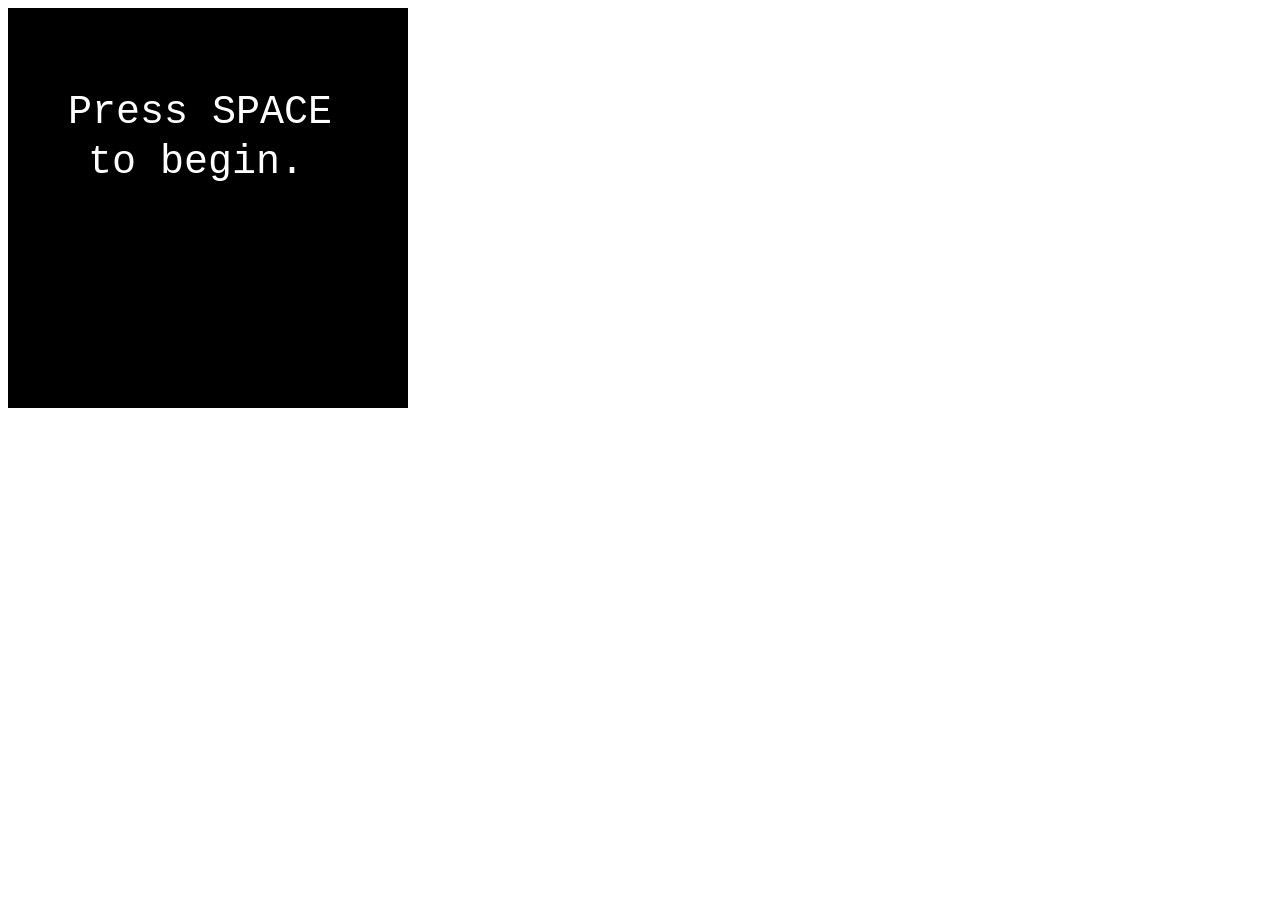
<file: pages/extras/breakout/index.html>
<!DOCTYPE html>
<html>
	<head>
		<title>Breakout</title>
	</head>
	<body>
		<canvas id="gc" width="400" height="400"></canvas>
		<script>
			// Declare and initialize all global variables			
			
				// x and y coordinates and x-velocity of the paddle
				var p1x = 160;
				var p1y = 340;
				var p1xv = 0;
				
				// x and y coordinates and velocities of the ball
				var multipliers = [1,-1]; // an array to randomize the x-direction of the ball at the start
				var bx = 190;
				var by = 160;
				var bd = 20; // Ball dimension
				var bxv = 5 * multipliers[Math.floor((Math.random() * 2))]; // x-velocity: -5 or 5
				var byv = Math.random() * 5 + 5; // y-velocity: [0,10)
				
				var blocks; // Array of blocks
				resetBlocks(); // Add blocks and their x and y coordinates to an array
				
				var score = 0;
				var level = 0; // level variable is always 1 less than actual level
				var lives = 3;
				
				var totalDestroyed = 0; // No blocks have been destroyed
				
				var colors = ["white","red","orange","yellow","lime","dodgerblue","fuchsia"]; // Colors for each level; level 7 and on flashes between black and white

				var started = false; // true when game has started (when the user presses space)
				var stopped = false; // true once user has lost all lives and reached game over screen
				
				var frameCount = 0; // Used only for level 7 and up; counts frames
				var lastBounce = 0;
				
			// Global variables declared and initialized
			
			window.onload = function() { // Default stuff to do onload
				canv = document.getElementById("gc");
				ctx = canv.getContext("2d");
				document.addEventListener("keydown",keyPush);
				document.addEventListener("keyup",keyRelease);
				setInterval(game,1000/20); // 20FPS
			}
			
			// Master function called every frame
			// Checks if game has not yet started, is in progress, or has stopped
			function game() {
				if (!started) { // If game has not started, show the start screen
					ctx.fillStyle = "black";
					ctx.fillRect(0,0,canv.width,canv.height);
					
					ctx.fillStyle = "white";
					ctx.font="40px Courier";
					ctx.fillText("Press SPACE",60,115);
					ctx.fillText("to begin.",80,165);
				} else if (stopped) { // If the game has ended, show the game over screen
					ctx.fillStyle = "black";
					ctx.fillRect(0,0,canv.width,canv.height);
					
					ctx.fillStyle = "white";
					ctx.font="40px Courier";
					ctx.fillText("Game over",80,115);
					ctx.fillText("Score: " + score,80,165);
					ctx.fillText("Level: " + (level + 1),80,215);
				} else { // Otherwise, play the game
					play();
				}
			}
			
			// Function called every frame when the game is underway
			function play() {
				frameCount += 1; // Possible glitch if this gets too big?
			
				if ((p1x + p1xv) <= 340 && (p1x + p1xv) >= 0) { // If the paddle's position will not be out of bounds, move it
					p1x += p1xv;
				}
				
				if ((by + byv) <= 390 && (by + byv) >= 0) { // If the ball's position will not be out of bounds of the canvas
					if ((by + byv) >= 380) { // If it is below the paddle, lose a life
						lives -= 1;
						if (lives < 0) { // If all lives are lost, end the game
							stopped = true;
						} else { // Otherwise, reset the ball
							resetBall();
						}
					}
				} else { // If the ball's position will be out of bounds, reverse its direction
					byv *= -1;
				}

				if (Math.abs(p1y - 20 - by) < 5 && Math.abs(p1x + 20 - bx) < 45 && (frameCount - lastBounce) > 4) {
					byv *= -1;
					lastBounce = frameCount;
				}
				
				by += byv;
				
				if ((bx + bxv) <= 380 && (bx + bxv) >= 0) {
				
				} else {
					bxv *= -1;
				}
				
				bx += bxv;
				
				var amountDestroyed = 0;
				for (r = 0; r < blocks.length; r++) {
					for (c = 0; c < blocks[r].length; c++) {
						var xDist = Math.abs(blocks[r][c][0] + 10 - bx);
						var yDist = Math.abs(blocks[r][c][1] + 10 - by);
						
						if (overlap(bx,by,bd,bd,blocks[r][c][0] + 2,blocks[r][c][1],36,18)) {
							blocks[r][c] = [500,500];
							amountDestroyed += 1;
							totalDestroyed += 1;
							
							if (xDist / 2.0 < yDist) {
								byv *= -1;
							} else {
								bxv *= -1;
							}
						}
					}
				}
				
				var addToScore = 0;
				if (amountDestroyed == 1) {
					addToScore = 100;
				} else if (amountDestroyed == 2) {
					addToScore = 250;
				} else if (amountDestroyed >= 3) {
					addToScore = amountDestroyed * 150;
				}
				
				if ((score % 10000) + addToScore >= 10000) {
					lives += 1;
				}
				
				score += addToScore;
				
				if (totalDestroyed == 50) {
					totalDestroyed = 0;
					level += 1;
					resetBlocks();
				}
				
				ctx.fillStyle = "black";
				ctx.fillRect(0,0,canv.width,canv.height);
				
				for (r = 0; r < blocks.length; r++) {
					for (c = 0; c < blocks[r].length; c++) {
						if (level >= 7) {
							if (frameCount % 20 < 5) {
								ctx.fillStyle = "white";
								ctx.fillRect(blocks[r][c][0] + 2,blocks[r][c][1],36,18);
							} else {
								ctx.fillStyle = "black";
								ctx.fillRect(blocks[r][c][0] + 2,blocks[r][c][1],36,18);
							}							
						} else {
							ctx.fillStyle = colors[level];
							ctx.fillRect(blocks[r][c][0] + 2,blocks[r][c][1],36,18);
						}
					}
				}

				ctx.fillStyle = "white";
				ctx.fillRect(p1x,p1y,60,20);
				ctx.fillRect(bx,by,bd,bd);
				
				for (i = 0; i < lives; i++) {
					ctx.fillRect((i + 1) * 20,20,16,16);
				}
				
				ctx.font = "20px Courier";
				ctx.fillText(score,300,30);
			}
			
			function keyPush(event) {
				if (event.keyCode == 37 && started) { // Left arrow
					p1xv = -10;
				} else if (event.keyCode == 39 && started) { // Right arrow
					p1xv = 10;
				} else if (event.keyCode == 32 && !started) { // Space
					started = true;
				}
			}
			
			function keyRelease(event) {
				if (event.keyCode == 37 && started) { // Left arrow
					$(document).keydown(function(event2) {
						if(event2.keyCode == 39) {
							p1xv = -10;
						} else {
							p1xv = 0;
						}
					});
				} else if (event.keyCode == 39 && started) { // Right arrow
					$(document).keydown(function(event2) {
						if(event2.keyCode == 39) {
							p1xv = 10;
						} else {
							p1xv = 0;
						}
					});
				}
			}
			
			function resetBall() {				
				// x and y coordinates and velocities of the ball
				bx = 190;
				by = 160;
				bxv = 5 * multipliers[Math.floor((Math.random() * 2))]; // x-velocity: -5 or 5
				byv = Math.random() * 5 + 5; // y-velocity: [0,10)
			}
			
			function resetBlocks() {
				blocks = [	[],
							[],
							[],
							[],
							[]	];
		
				for (r = 0; r < 5; r++) {
					for (c = 0; c < 10; c++) {
						blocks[r].push([(c) * 40, (r + 1) * 20 + 30]);
					}
				}
			}
			
			// Takes in the upper left x and y coordinates, width, and height of objects A and Blinky
			// Returns whether or not these two objects overlap
			function overlap(xa,ya,dxa,dya,xb,yb,dxb,dyb) {
				if (xa + dxa >= xb && ya + dya >= yb && xa <= xb && ya <= yb) {
					return true;
				} else if (xa <= xb + dxb && ya + dya >= yb && xa >= xb && ya <= yb) {
					return true;
				} else if (xa <= xb + dxb && ya <= yb + dyb && xa >= xb && ya >= yb) {
					return true;
				} else if (xa + dxa >= xb && ya <= yb + dyb && xa <= xb && ya >= yb) {
					return true;
				}
				
				return false;
			}
		</script>
	</body>
</html>
</file>
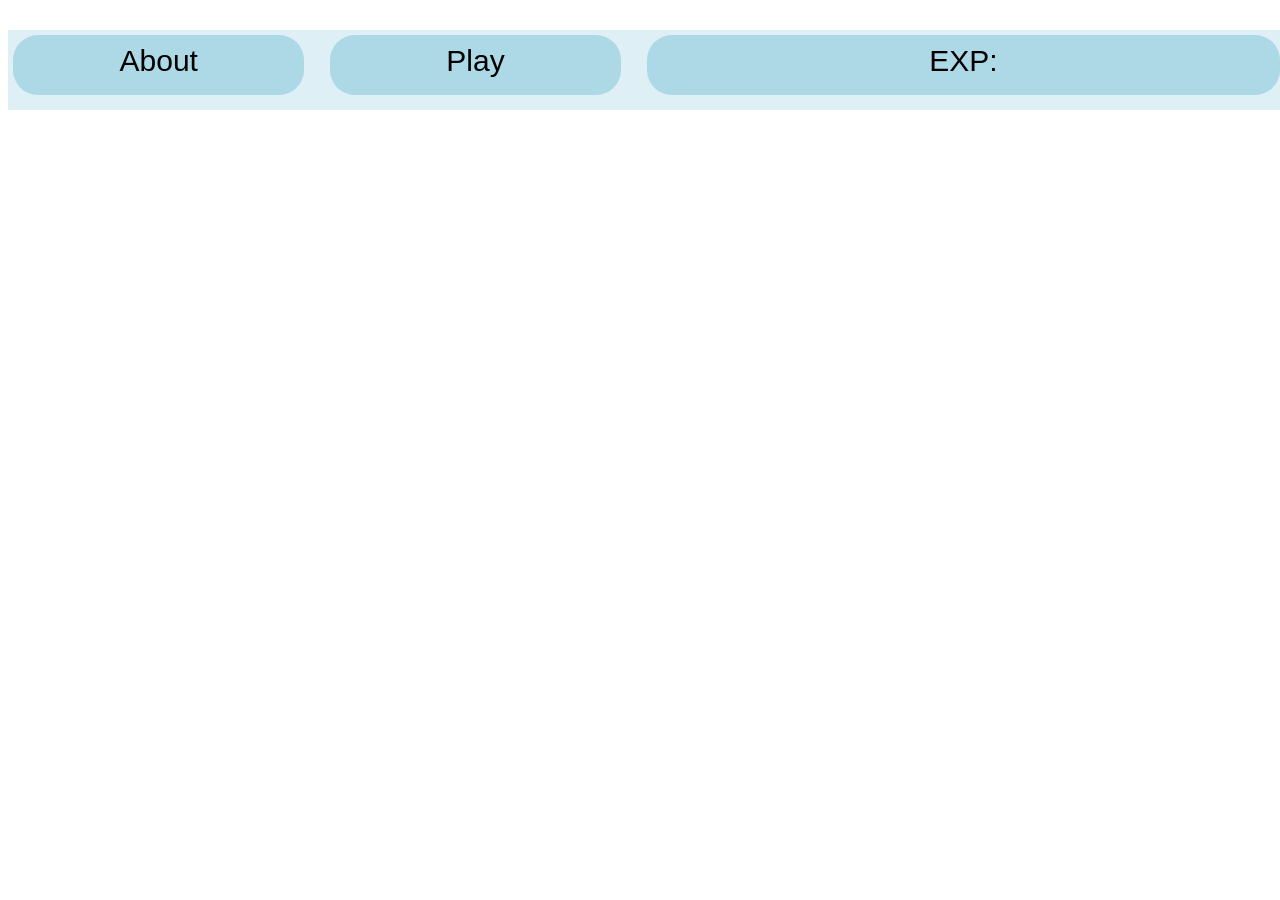
<file: pages/extras/fmc/index.html>
<!DOCTYPE html>
<html>
	<head>
		<title>FMC trainer</title>
		
		<meta charset="UTF-8">
		<meta name="description" content="A site to practice and improve your FMC (fewest moves challenge) skills!">
		<meta name="keywords" content="Cubing,Rubik's Cube,FMC,Fewest Moves,Fewest Moves Challenge,Puzzle,3x3x3,3x3">
		<meta name="author" content="Daniel Goodman">
		
		<link rel="stylesheet" type="text/css" href="fmc.css"/>
		<script type="text/javascript" src="cube_sim.js"></script>
		
		<!--CODE ADAPTED FROM https://productforums.google.com/forum/#!topic/docs/RMKFBdfd3t4-->
		<script type="text/javascript" src="https://www.google.com/jsapi"></script>
		<script type="text/javascript">
			
			
			google.load("visualization", "1", {packages:["corechart"]});
			google.setOnLoadCallback(drawSheetName);

			var solves = []; // Array of [ID, type, scramble, skeleton, optimal moves, optimal solution] arrays
			var info = []; // Array of IDs
			var startTime;
			var score = 0;
			var amount = 25;
			
			function drawSheetName() {
				about(); // Put here so it happens after the page loads
				var queryString = encodeURIComponent('SELECT A, B, D, E, G, H, K');
				var query = new google.visualization.Query('https://docs.google.com/spreadsheets/d/1KJoNjRy_NnJwhY-tcsInlrR7-MvrgcVX2hJyLaQOlp8/gviz/tq?gid=0&headers=1&tq=' + queryString); 
				query.send(handleSampleDataQueryResponse);
			}

			function handleSampleDataQueryResponse(response) {
				var data = response.getDataTable();
				amount = data.getValue(0,6);
				
				var single = [];
				for (var i = 0; i < amount; i++) {
					for (var j = 0; j < 6; j++) {
						single.push(data.getValue(i,j));
					}
					
					solves.push(single);
					single = [];
				}
			}

			function play() {
				document.getElementById("changing").innerHTML = '<h2 id="instructions">Enter your current data:</h2> \
						<input type="text" id="data"></input> \
						<br/><br/> \
						<button onclick="submitData(\'no\')">Submit</button>';
				document.getElementById("extra").innerHTML = ''; // Clear any errors
			}

			/* Called when the first button is pressed
			*  Saves the user's data in info
			*  Changes the page to ask the user for a type of insertion
			*/
			function submitData(isNew) {
				if (isNew === "no") {
					data = document.getElementById("data").value;
				} else {
					data = isNew;
				}
				
				try {
					if (data.length > 0) {
						data = data.split(":");
						info = data[1].split(",");
						score = Number(data[0]);
					}
					
					// Check which types are unavailable
					var types = ["3C","4C","5C","6C","7C","3E","4E","5E","3E3C","3E4C","3E5C"];
					
					for (var j = 0; j < types.length; j++) {
						var found = false;
						
						for (var i = 0; i < solves.length; i++) {
							if (solves[i][1] === types[j] && !info.includes(solves[i][0].toString()) && !found) {
								found = true;
							}
						}
						
						if (!found) {
							types[j] = "disabled";
						} else {
							types[j] = "";
						}
					}
					
					// Show all types (greyed out if unavailable)					
					document.getElementById("changing").innerHTML = '<h2 id="instructions">Select an insertion type:</h2> \
						<select id="type"> \
							<option value="3C"' + types[0] + '>3 corners</option> \
							<option value="4C"' + types[1] + '>4 corners</option> \
							<option value="5C"' + types[2] + '>5 corners</option> \
							<option value="6C"' + types[3] + '>6 corners</option> \
							<option value="7C"' + types[4] + '>7 corners</option> \
							<option value="3E"' + types[5] + '>3 edges</option> \
							<option value="4E"' + types[6] + '>4 edges</option> \
							<option value="5E"' + types[7] + '>5 edges</option> \
							<option value="3E3C"' + types[8] + '>3 edges, 3 corners</option> \
							<option value="3E4C"' + types[9] + '>3 edges, 4 corners</option> \
							<option value="3E5C"' + types[10] + '>3 edges, 5 corners</option> \
						</select> \
						&nbsp;&nbsp;&nbsp;&nbsp; \
						<button onclick="submitType()">Submit</button>';
					
					document.getElementById("specialNavItem").innerHTML = "EXP: " + score;
					document.getElementById("extra").innerHTML = ''; // Clear any errors
				} catch(error) {
					document.getElementById("extra").innerHTML = '<h2 style="color:red">ERROR: Invalid data. Leave field blank if you are a new user.</h2>';
				}
			}

			/* Called when the second button is pressed
			*  Chooses an appropriate scramble and skeleton for the requested type (avoids repeats based on data)
			*  Changes the page to show this scramble and skeleton, and executes the scramble on the virtual cube
			*/
			function submitType() {
				document.getElementById("extra").innerHTML = ''; // Clear any errors
			
				var type = document.getElementById("type").value;
				var id;
				
				for (var i = 0; i < solves.length; i++) {
					if (solves[i][1] === type && !info.includes(solves[i][0].toString())) {
						id = i;
					}
				}
				
				try {
					document.getElementById("changing").innerHTML = '<h2 id="scramble">Scramble: ' + solves[id][2] + '</h2> \
						<h2 id="skeleton">Skeleton: ' + solves[id][3] + '</h2> \
						<input type="text" id="alg"></input> \
						<br/><br/> \
						<button id="submitSol" onclick="submitSolution(' + id + ')">Submit</button>';
					
					new_solved_cube();
					execute(solves[id][2]);
					startTime = new Date().getTime();
				} catch(error) {
					document.getElementById("extra").innerHTML = '<h2 style="color:red">ERROR: None of these insertions have been added yet, or you have done them all. Please try again later.</h2>';
				}
			}
			
			var newData;

			/* Called when the third button is pressed
			*  Tests the submitted solution and tells the user the results
			*  Gives the user their new data text file
			*/
			function submitSolution(id) {
				var moves = document.getElementById("alg").value.trim();
				execute(moves);
				var numMoves = len(moves);
				
				if (is_solved(edges, corners)) {
					var time = (new Date().getTime() - startTime) / 1000.0;
					var newPoints = Math.round(points(solves[id][4], solves[id][1], numMoves, time));
					score += newPoints;
					score = Math.round(score);
					
					newData = score.toString() + ":";
					for (var i = 0; i < info.length; i++) {
						newData = newData + info[i] + ",";
					}
					
					newData = newData + (id + 1).toString();
					
					document.getElementById("extra").innerHTML = '<h2 style="color:green">Solved in ' + numMoves + ' moves, in ' + time + ' seconds.</h2> \
						<h2 style="color:green">Optimal solution is ' + solves[id][4].toString() + ' moves: ' + solves[id][5] + '</h2> \
						<h2 style="color:green">' + newPoints.toString() + ' points added!</h2> \
						<br/><input type="text" id="data" value="' + newData + '"></input> \
						&nbsp;<button onclick="copy()" class="bigButton">Copy Data to Clipboard</button> \
						<br/><br/><button onclick="restart()">Continue</button>';
						
					document.getElementById("specialNavItem").innerHTML = "EXP: " + score;
					document.getElementById("submitSol").style.visibility = 'hidden';
					
				} else {
					document.getElementById("extra").innerHTML = '<h2 style="color:red">ERROR: Solution does not work</h2>';
					
					new_solved_cube();
					execute(solves[id][2]);
				}
			}
			
			function restart() {
				submitData(newData);
			}

			function points(optimal, type, submitted, time) {
				var insertions = numInsertions(type);
				var limit = [0, 0, 300, 480, 720, 0, 1200][insertions * 2];
				var solPoints = 2 * (optimal + 2 * insertions - submitted);
				var timePoints = 0.015 * (limit - time);
				var bonus = 0;
				
				if (submitted <= optimal) {
					bonus = 10 * insertions;
				}
				
				if (solPoints < 0) {
					solPoints = 0;
				}
				
				if (timePoints < 0) {
					timePoints = 0;
				}
				
				return 15 + solPoints + timePoints + bonus;
			}

			function numInsertions(type) {
				switch(type) {
					case "3C":
					case "3E":
						return 1;
						break;
					case "5C":
					case "5E":
						return 1.5;
						break;
					case "4C":
					case "4E":
					case "3E3C":
						return 2;
						break;
					case "6C":
					case "7C":
					case "3E4C":
					case "3E5C":
						return 3;
						break;
				}
			}
			
			function copy() {
				document.getElementById("data").select();
				document.execCommand("copy");
			}
			
			function about() {
				document.getElementById("extra").innerHTML = ''; // Clear any errors
				document.getElementById("changing").innerHTML = '<h1>About the Insertion Trainer</h1> \
					<br/> \
					<h2>What are insertions?</h2> \
					<p>Insertions are a technique used for solving the Rubik\'s Cube in the fewest moves. The general idea is that the entire cube is solved, \
					except for a few pieces. This partial solution, known as a skeleton, is then searched through to find places where these few remaining \
					pieces can be solved. These pieces are frequently solved using commutators, which are known as insertions for the purposes of this event \
					due to the way they are inserted into the skeleton. Ideally, some of the moves of the insertions will cancel with some of the moves of the \
					skeleton, allowing for the cube to be solved much more efficiently.</p> \
					\
					<h2>What does this program do?</h2> \
					<p>This program was created to allow Fewest Moves solvers to practice their skills with insertions without having to do an entire hour-long \
					solve every time. There are currently ' + amount.toString() + ' insertions of many different types stored in the database, and this number is \
					constantly increasing. It also has a points system to allow the solver to keep track of their progress over time.</p>\
					<h2>How do I use this program?</h2> \
					<p>Click the "Play" button above to try out an insertion! You will be asked for your current data (leave this blank if this is your first \
					time using the site). Next, choose the insertion type you want to practice. If any of them are greyed out, it means you have done all the \
					ones we currently have to offer (but don\'t worry, because we plan to frequently add more!). Then, take as much time as you need to find \
					the best insertion you can, but keep in mind that the faster and more efficient you are, the more points you earn. Try to find the right \
					balance of time spent and moves canceled to gain the most points. Once you submit a successful solution, you will be given your time, and \
					you will get to see the optimal solution. You will also be able to export your new data, with your new points added. Unfortunately, you \
					must currently store all your data locally, but we plan to add more server-side options in the future! \
					\
					<h2>How are points calculated?</h2> \
					<p>Points for each solution are a combination of efficiency and time left over. The exact formula is:</p> \
					<p id="pre">&nbsp;&nbsp;&nbsp;&nbsp;points = 15 + {2 * [optimal movecount + (2 * number of insertions) - submitted movecount]} + {0.015 * [time limit - seconds taken]} + optimal solution bonus</p> \
					<p>The number of insertions are determined by the optimal solution given by Insertion Finder, NOT by the solution submitted. The only exception \
					is for 1-cycle 5c or 5e insertions, which count as 1.5 insertions. This was done because these insertions (although they involve 2 algorithms \
					each) can be found in one pass, making them faster than other 2-insertion cases.</p> \
					<p>The optimal solution bonus is achieved if your solution is optimal (or, in rare cases, sub-optimal). It is calculated by multiplying the \
					amount of insertions by 10. \
					<p>Exceptions to the formula:</p> \
					<p>If the submitted movecount is greater than optimal movecount + (2 * number of insertions), this entire part of the formula will be set to 0. \
					It will never be negative, so points will never be lost for bad attempts.</p> \
					<p>If the amount of seconds taken is greater than the time limit, this part of the formula will also be set to 0, meaning no points will ever \
					be lost for going over.</p> \
					\
					<h2>How are time limits decided?</h2> \
					<p>Time limits are decided according to this table:</p> \
					<table> \
						<thead> \
							<td># insertions</td> \
							<td>Time limit</td> \
						</thead> \
						<tr> \
							<td>1</td> \
							<td>5:00</td> \
						</tr> \
						<tr> \
							<td>1.5</td> \
							<td>8:00</td> \
						</tr> \
						<tr> \
							<td>2</td> \
							<td>12:00</td> \
						</tr> \
						<tr> \
							<td>3</td> \
							<td>20:00</td> \
						</tr> \
					</table> \
					<p>Admittedly, these time limits are somewhat arbitrary, but they were created to reflect the amount of time that should be spent on these \
					insertions in a real Fewest Moves solve.</p> \
					<h2>Who made this program?</h2> \
					<p>I, Daniel Goodman, originally made this program over a few months for a school project. However, I do plan to update it regularly now that \
					the initial project is complete.</p> \
					<h2>Something is VERY broken or doesn\'t work!</h2> \
					<p>I\'m not surprised, but I do want to know so I can fix it! Send any bug reports or problems you have using the site to \
					<a href="mailto:dgcubed@gmail.com?Subject=Insertion%20Trainer%20Bug%20Report">dgcubed@gmail.com</a>.</p> \
					';
					
				document.getElementById("specialNavItem").innerHTML = "EXP: " + score;
			}
		</script>
	</head>
	
	<body>
		
		<ul class="navBar">
			<li class="navItem" onclick="about()">About</li></a>
			<li class="navSpace"></li>
			<li class="navItem" onclick="play()">Play</li></a>
			<li class="navSpace"></li>
			<li id="specialNavItem">EXP:</li>
		</ul>
		
		<span id="changing"> </span>
		<span id="extra"> </span>

	</body>
</html>
</file>
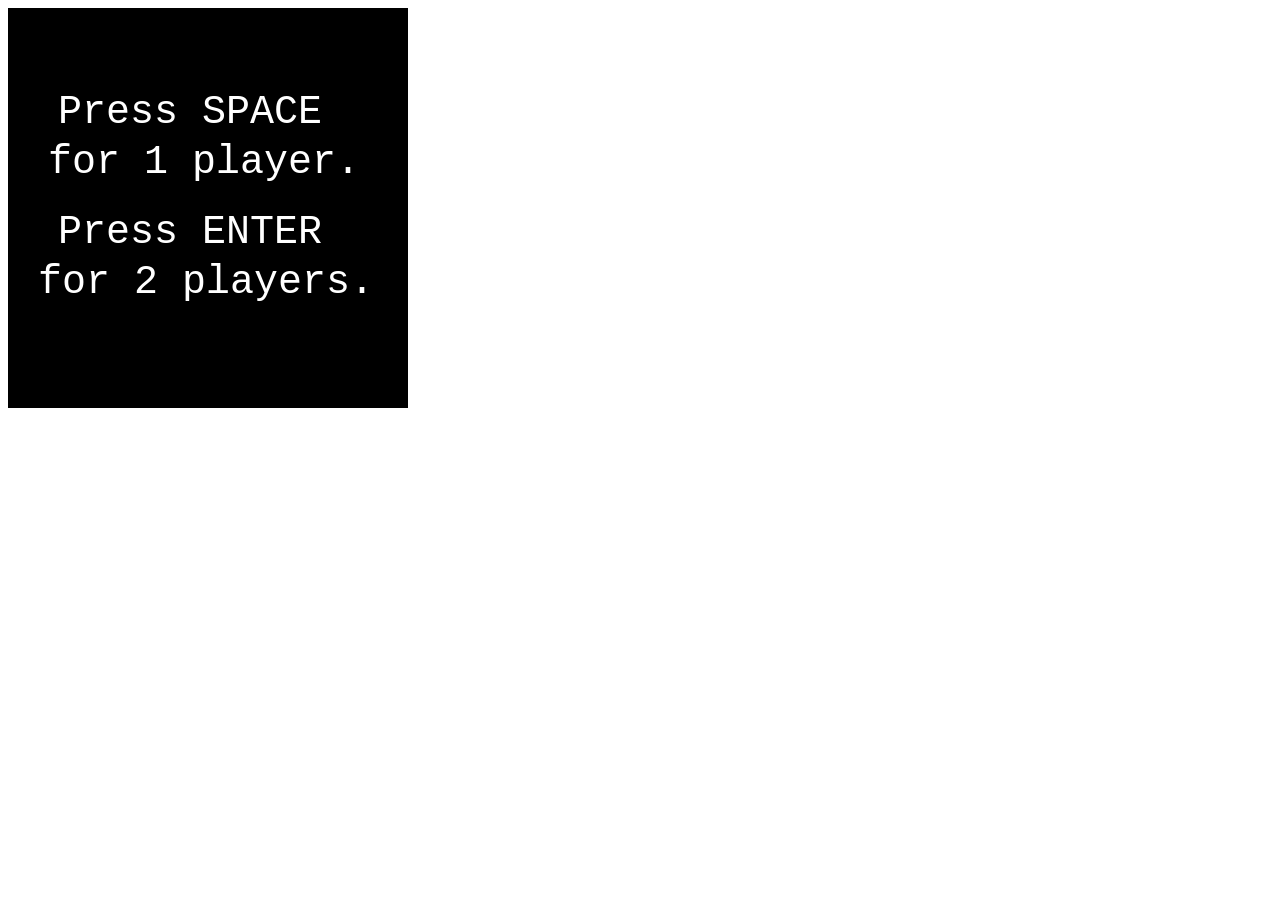
<file: pages/extras/pong/index.html>
<!DOCTYPE html>
<html>
	<head>
		<title>Pong</title>
	</head>
	<body>
		<canvas id="gc" width="400" height="400"></canvas>
		<script>
			var p1x = 20;
			var p1y = 160;
			var p1yv = 0;
			
			var bxMultipliers = [1,-1];
			var bx = 200;
			var by = 200;
			var bxv = 10 * bxMultipliers[Math.floor((Math.random() * 2))];			
			var byv = (Math.random() * 30) - 10;
			
			while (Math.abs(byv) < 10) {
				byv = (Math.random() * 30) - 10;
			}
			
			var p2x = 360;
			var p2y = 160;
			var p2yv = 0;
			
			var p1score = 0;
			var p2score = 0;
			
			var players;
			var started = false;
			
			window.onload=function() {
				canv=document.getElementById("gc");
				ctx=canv.getContext("2d");
				document.addEventListener("keydown",keyPush);
				setInterval(game,1000/10);
			}
			
			function game() {
				if (!started) {
					ctx.fillStyle = "black";
					ctx.fillRect(0,0,canv.width,canv.height);
					
					ctx.fillStyle = "white";
					ctx.font="40px Courier";
					ctx.fillText("Press SPACE",50,115);
					ctx.fillText("for 1 player.",40,165);
					ctx.fillText("Press ENTER",50,235);
					ctx.fillText("for 2 players.",30,285);
				} else if (p1score == 10) {
					ctx.fillStyle = "black";
					ctx.fillRect(0,0,canv.width,canv.height);
					
					ctx.fillStyle = "white";
					ctx.font="40px Courier";
					ctx.fillText("P1 wins!",70,180);
				} else if (p2score == 10) {
					ctx.fillStyle = "black";
					ctx.fillRect(0,0,canv.width,canv.height);
					
					ctx.fillStyle = "white";
					ctx.font="40px Courier";
					ctx.fillText("P2 wins!",70,180);
				} else {
					play();
				}
			}
			
			function play() {			
				if (players == 1) {
					onePlayerGame();
				} else {
					twoPlayerGame();
				}
			}
				
			function onePlayerGame() {				
				if ((p1y + p1yv) <= 340 && (p1y + p1yv) >= 0) {
					p1y += p1yv;
				}
				
				p1yv = 0;
				
				// Determine whether to use smart AI
				var rand = Math.random();
				if (rand < 0.75) {
					if (by > p2y) {
						p2yv = 10;
					} else if (by < p2y) {
						p2yv = -10;
					}
				} else {
					p2yv = 10 * bxMultipliers[Math.floor((Math.random() * 2))];
				}

				
				if ((p2y + p2yv) <= 340 && (p2y + p2yv) >= 0) {
					p2y += p2yv;
				}
				
				if ((by + byv) <= 380 && (by + byv) >= 0) {
					by += byv;
				} else {
					byv *= -1;
					by += byv;
				}
				
				if ((bx + bxv) <= 380 && (bx + bxv) >= 0) {
					if (bx == (p1x + 20) && (Math.abs(by - (p1y + 20)) <= 40)) {
						if (Math.abs(by - (p1y + 20)) <= 10) {
							bxv *= -1;
						} else {
							bxv *= -1;
							byv += 5;
						}
					} else if (bx == (p2x - 20) && (Math.abs(by - (p2y + 20)) <= 40)) {
						if (Math.abs(by - (p1y + 20)) <= 10) {
							bxv *= -1;
						} else {
							bxv *= -1;
							byv += 5;
						}
					}
					bx += bxv;
				} else if ((bx + bxv) > 380) {
					p1score += 1;
					resetBall();
				} else if ((bx + bxv) < 0) {
					p2score += 1;
					resetBall();
				}
				
				ctx.fillStyle="black";
				ctx.fillRect(0,0,canv.width,canv.height);

				ctx.fillStyle="white";
				ctx.fillRect(p1x,p1y,20,60);
				ctx.fillRect(p2x,p2y,20,60);
				ctx.fillRect(bx,by,20,20);
				
				ctx.font="50px Courier";
				ctx.fillText("" + p1score + " - " + p2score,120,50);
			}
			
			function twoPlayerGame() {
				if ((p1y + p1yv) <= 340 && (p1y + p1yv) >= 0) {
					p1y += p1yv;
				}
				
				p1yv = 0;
				
				if ((p2y + p2yv) <= 340 && (p2y + p2yv) >= 0) {
					p2y += p2yv;
				}
				
				p2yv = 0;
				
				if ((by + byv) <= 380 && (by + byv) >= 0) {
					by += byv;
				} else {
					byv *= -1;
					by += byv;
				}
				
				if ((bx + bxv) <= 380 && (bx + bxv) >= 0) {
					if (bx == (p1x + 20) && (Math.abs(by - (p1y + 20)) <= 40)) {
						if (Math.abs(by - (p1y + 20)) <= 10) {
							bxv *= -1;
						} else {
							bxv *= -1;
							byv += 5;
						}
					} else if (bx == (p2x - 20) && (Math.abs(by - (p2y + 20)) <= 40)) {
						if (Math.abs(by - (p1y + 20)) <= 10) {
							bxv *= -1;
						} else {
							bxv *= -1;
							byv *= 1.5;
						}
					}
					bx += bxv;
				} else if ((bx + bxv) > 380) {
					p1score += 1;
					resetBall();
				} else if ((bx + bxv) < 0) {
					p2score += 1;
					resetBall();
				}
				
				ctx.fillStyle="black";
				ctx.fillRect(0,0,canv.width,canv.height);

				ctx.fillStyle="white";
				ctx.fillRect(p1x,p1y,20,60);
				ctx.fillRect(p2x,p2y,20,60);
				ctx.fillRect(bx,by,20,20);
				
				ctx.font="50px Courier";
				ctx.fillText("" + p1score + " - " + p2score,120,50);
			}
			
			function keyPush(event) {
				if (event.keyCode == 38 && started) { // Up arrow
					p1yv = -20;
				} else if (event.keyCode == 40 && started) { // Down arrow
					p1yv = 20;
				} else if (event.keyCode == 65 && started && players == 2) { // A
					p2yv = 20;
				} else if (event.keyCode == 81 && started && players == 2) { // Q
					p2yv = -20;
				} else if (event.keyCode == 32 && !started) { // Space
					started = true;
					players = 1;
				} else if (event.keyCode == 13 && !started) { // Enter
					started = true;
					players = 2;
				}
			}
			
			function resetBall() {				
				bx = 200;
				by = 200;
				bxv = 10 * bxMultipliers[Math.floor((Math.random() * 2))];
				byv = (Math.random() * 30) - 10;				
			}
		</script>
	</body>
</html>
</file>
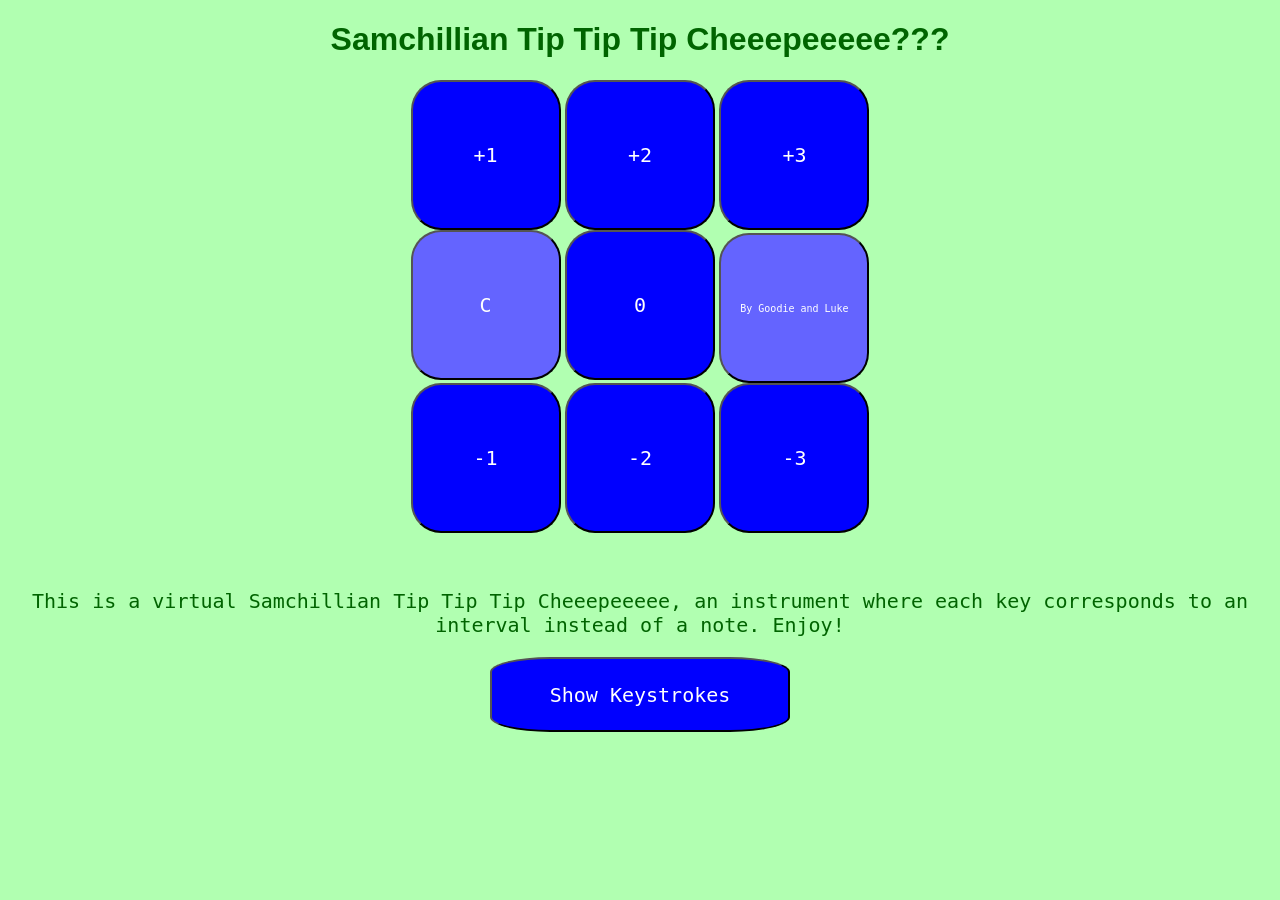
<file: pages/extras/sam/index.html>
<!DOCTYPE html>
<html>
	<head>
		<title>Samchillian Tip Tip Tip Cheeepeeeee</title>
		<meta charset="UTF-8">
		<meta name="description" content="This is a virtual Samchillian Tip Tip Tip Cheeepeeeee, an instrument where each key corresponds to an interval instead of a note.">
		<meta name="keywords" content="Samchillian Tip Tip Tip Cheeepeeee, Samchillian, Instrument, Tip Tip Tip, Cheeepeeeee">
		<meta name="author" content="Goodie and Luke">

		<script src="http://www.google.com/jsapi" type="text/javascript"></script>
		<script>
			var current = 7;
			var notes = ["C-","D-","E-","F-","G-","A-","B-","C","D","E","F","G","A","B","C+","D+","E+","F+","G+","A+","B+","C++"];
			function changeNote(amount) {
				if (current+amount<notes.length && current+amount>-1){
					current=current+amount;
				}
				else if(current+amount>=notes.length){
					current=notes.length-1;
				}
				else{
					current=0;
				}
				var audio=new Audio(notes[current]+".mp3");
				document.getElementById("currentNote").innerHTML = notes[current];
				audio.play();
			}
			document.addEventListener("keydown",function(event){
				switch(event.which){
					case 81:	changeNote(-7);
								break;
					case 65:	changeNote(-4);
								break;
					case 83:	changeNote(-3);
								break;
					case 68:	changeNote(-2);
								break;
					case 70:	changeNote(-1);
								break;
					case 32:	changeNote(0);
								break;
					case 74:	changeNote(1);
								break;
					case 75:	changeNote(2);
								break;
					case 76:	changeNote(3);
								break;
					case 186:	changeNote(4);
								break;					
					case 80:	changeNote(7);
								break;
				}
			});
			
			function showStrokes() {
				if (document.getElementById("footer").innerHTML == "Show Keystrokes") {
					document.getElementById("strokes").innerHTML = 
					"&nbsp;Q&nbsp;&nbsp;&nbsp;&nbsp;A&nbsp;&nbsp;&nbsp;&nbsp;S&nbsp;&nbsp;&nbsp;&nbsp;D&nbsp;&nbsp;&nbsp;&nbsp;F&nbsp;&nbsp;&nbsp;space&nbsp;&nbsp;&nbsp;J&nbsp;&nbsp;&nbsp;K&nbsp;&nbsp;&nbsp;L&nbsp;&nbsp;&nbsp;;&nbsp;&nbsp;&nbsp;P<br/>" +
					"-7&nbsp;&nbsp;&nbsp;-4&nbsp;&nbsp;&nbsp;-3&nbsp;&nbsp;&nbsp;-2&nbsp;&nbsp;&nbsp;-1&nbsp;&nbsp;&nbsp;&nbsp;&nbsp;0&nbsp;&nbsp;&nbsp;&nbsp;&nbsp;1&nbsp;&nbsp;&nbsp;2&nbsp;&nbsp;&nbsp;3&nbsp;&nbsp;&nbsp;4&nbsp;&nbsp;&nbsp;7";
					document.getElementById("footer").innerHTML = "Hide Keystrokes";
				} else {
					document.getElementById("strokes").innerHTML = "";
					document.getElementById("footer").innerHTML = "Show Keystrokes";
				}
				
			}
		</script>
		<script>
			(function(i,s,o,g,r,a,m){i['GoogleAnalyticsObject']=r;i[r]=i[r]||function(){
			(i[r].q=i[r].q||[]).push(arguments)},i[r].l=1*new Date();a=s.createElement(o),
			m=s.getElementsByTagName(o)[0];a.async=1;a.src=g;m.parentNode.insertBefore(a,m)
			})(window,document,'script','https://www.google-analytics.com/analytics.js','ga');

			ga('create', 'UA-96185710-1', 'auto');
			ga('send', 'pageview');
		</script>
		<style>
			div, button{
				text-align:center;
				background-color:rgb(0,0,255);
				width:150px;
				height:150px;
				border-radius:20%;
				color:white;
				font-size:20px;
				font-family:Monospace;
				/*display:inline;*/
				padding:0px;
			}
			#footer{
				width:300px;
				height:75px;
			}
			.info{
				background-color:rgb(100,100,255);
			}
			body{
				text-align:center;
				background-color:rgba(100,255,100,0.5);
				color:rgb(0,100,0);
				font-family:Arial;
			}
			p {
				font-family:monospace;
				font-size:20px;
			}

			@media print {
				@page {
					margin: 0.5cm;
				}
			}

			@media only screen and (max-device-width:480px) {
				#footer {
					display:none
				
}
				button {
					width:250px;
					height:250px;
					font-size:80px;
				}
			}
		</style>
	</head>
	<body>
		<h1>Samchillian Tip Tip Tip Cheeepeeeee???</h1>
		<button id="plusOne" onClick="changeNote(1)">+1</button>
		<button onClick="changeNote(2)">+2</button>
		<button onClick="changeNote(3)">+3</button><br/>
		<button class="info" id="currentNote">C</button>
		<button onClick="changeNote(0)">0</button>
		<button class="info" style="font-size:10px;">By Goodie and Luke</button><br/>
		<button onClick="changeNote(-1)">-1</button>
		<button onClick="changeNote(-2)">-2</button>
		<button onClick="changeNote(-3)">-3</button>
		<br/><br/><br/>
		<p>This is a virtual Samchillian Tip Tip Tip Cheeepeeeee, an instrument where each key corresponds to an interval instead of a note. Enjoy!</p>
		<button id="footer" onClick="showStrokes()">Show Keystrokes</button>
		<p id="strokes"></p>
	</body>
</html>
</file>
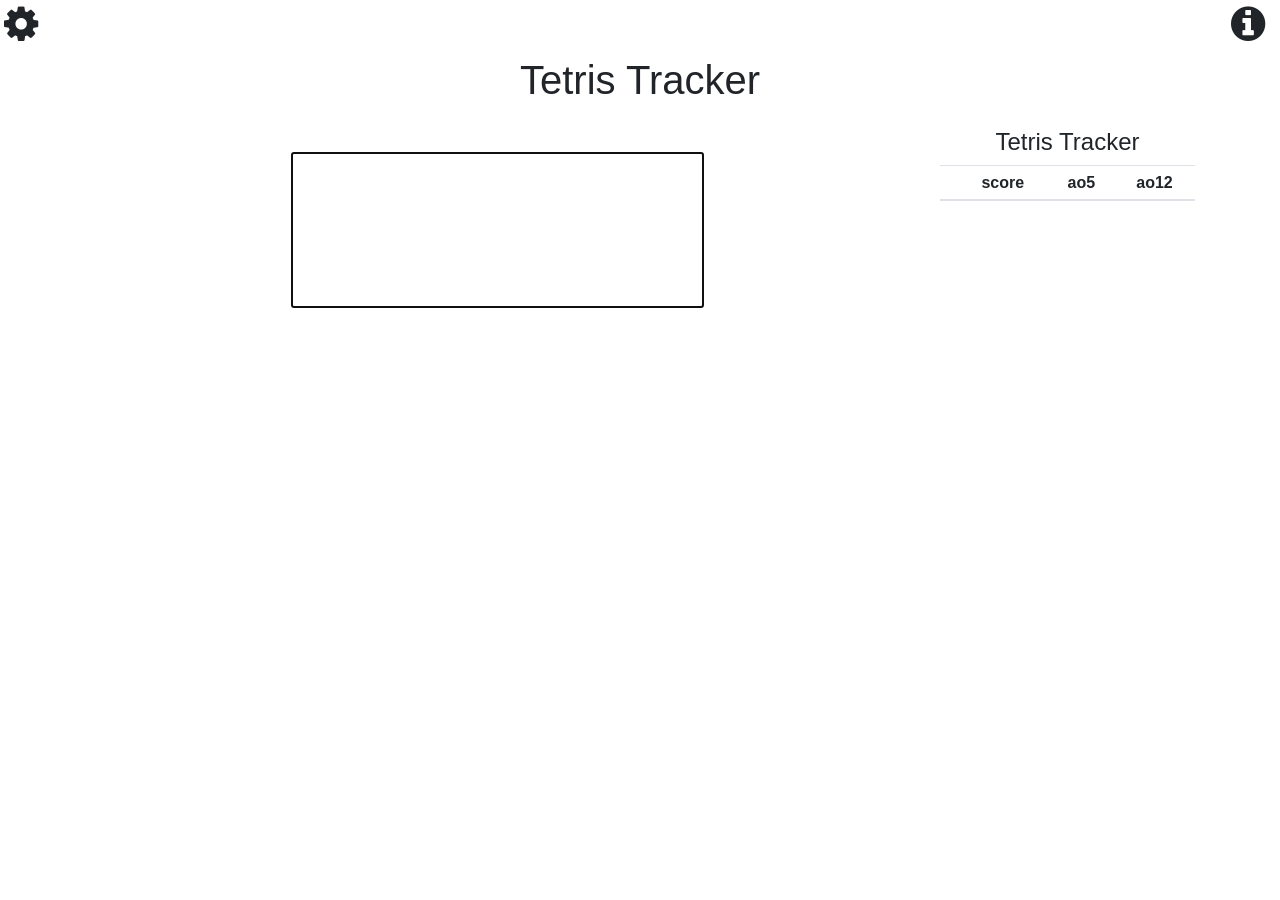
<file: pages/extras/tetris/index.html>
<!DOCTYPE html>
<html>
	<head>
		<title>Tetris Tracker</title>

		<!-- Bootstrap core CSS -->
		<link rel="stylesheet" href="https://stackpath.bootstrapcdn.com/bootstrap/4.3.1/css/bootstrap.min.css" integrity="sha384-ggOyR0iXCbMQv3Xipma34MD+dH/1fQ784/j6cY/iJTQUOhcWr7x9JvoRxT2MZw1T" crossorigin="anonymous">

		<!-- Icons -->
		<link rel="stylesheet" href="https://cdnjs.cloudflare.com/ajax/libs/font-awesome/4.7.0/css/font-awesome.min.css">

		<script src="https://ajax.googleapis.com/ajax/libs/jquery/3.5.1/jquery.min.js"></script>
		<script src="https://maxcdn.bootstrapcdn.com/bootstrap/4.3.1/js/bootstrap.min.js"></script>

		<style>
			body {
				font-family:Arial;
			}

			i {
				font-size:40px;
			}

			i:hover {
				cursor:pointer;
				color:grey;
				transition:color 0.25s;
			}

			.modal-body {
				max-height:50vh;
				overflow-y:auto;
			}

			tr:hover {
				cursor:pointer;
				background-color:#700000!important;
				color:white;
				transition:background-color 0.25s;
			}
		</style>

		<script>
			var AVERAGES = [5, 12];
		</script>
	</head>

	<body>
		<div class="row" style="margin-right:0px!important;">
			<div class="col-6 text-left h1" data-toggle="modal" data-target="#settings"><i class="fa fa-cog pl-1"></i></div>
			<div class="col-6 text-right h1" data-toggle="modal" data-target="#about"><i class="fa fa-info-circle"></i></div>
		</div>

		<!-- Settings modal -->
		<div class="modal fade" id="settings" role="dialog">
			<div class="modal-dialog">

				<!-- Modal content-->
				<div class="modal-content">
					<div class="modal-header">
						<h4 class="modal-title">Settings</h4>
						<button type="button" class="close" data-dismiss="modal">&times;</button>
					</div>
					<div class="modal-body">
						<h5>Averages:</h5>
							&nbsp;&nbsp;Average 1: <input id="a1" type="number" value=5><br>
							&nbsp;&nbsp;Average 2: <input id="a2" type="number" value=12><br>
							<button>Update</button>

						<br><br>

						<h5>Export scores:</h5>
							<button onclick="download()">Export to file</button>

						<br><br>

						<h5>Import scores:</h5>
							<input type="file" id="file">
					</div>
					<div class="modal-footer">
						<button type="button" data-dismiss="modal">OK</button>
					</div>
				</div>
			</div>
		</div>

		<!-- Help modal -->
		<div class="modal fade" id="about" role="dialog">
			<div class="modal-dialog">

				<!-- Modal content-->
				<div class="modal-content">
					<div class="modal-header">
						<h4 class="modal-title">About</h4>
						<button type="button" class="close" data-dismiss="modal">&times;</button>
					</div>
					<div class="modal-body">
						<span onclick="playAudio(1)">
						<h5>Intro</h5>
						I made this.<br><br>
						</span>

						<span onclick="playAudio(2)">
						<h5>Whatzit do</h5>
						This is a score tracker for Tetris (or theoretically any score-based game).
						You can enter your scores in the big ol' box on the left, and they'll be
						added to the lil ol' table on the right. Your averages will also be shown - 
						these are arithmetic means so don't expect me to drop your worst scores or
						anything like that.<br><br>
						</span>

						<span onclick="playAudio(3)">
						<h5>How to delete</h5>
						Oh my goodness! You wanna delete a score, eh? Well that's no problem! Simply
						click on the score in the table on the right, and it'll be outta your hair
						just like that! *snap*<br><br>
						</span>

						<span onclick="playAudio(4)">
						<h5>Delete 'em all</h5>
						What the heck? You seriously wanna get rid of all your scores? Well I don't
						blame you if we're being honest, I wouldn't wanna look at scores that bad
						either. Click anywhere on the header of the table (with the "score" and
						average labels) and we'll kick those under the rug.<br><br>
						</span>

						<span onclick="playAudio(5)">
						<h5>Download my scores</h5>
						Okay okay, quick! Click off of here, click on the cog in the top left of the
						screen, click "Export to file", and it'll download automatically. But hurry
						up, we're running out of time!<br><br>
						</span>

						<span onclick="playAudio(6)">
						<h5>Gimme my scores back</h5>
						Aha, so you've come crawling back, eh? You really think you deserve your
						scores back after how brutally you clicked that X last time you left the
						page? Well... alright. If you exported your scores last time, you can go
						back to the cog in the top left, and click "Choose File" under "Import
						scores". Then you can dig around your files to find your scores.<br><br>
						</span>

						<span onclick="playAudio(7)">
						<h5>Change the averages!!</h5>
						Whoa there, calm down. If you don't want to show averages of 5 and 12, then
						why don'tcha just click on the cog in the top left, change "Average 1" and
						"Average 2" to the numbers you want, and then get the heck outta here.<br><br>
						</span>

						<span onclick="playAudio(8)">
						<h5>Save my scores</h5>
						I can't do that from my end yet, but hopefully soon. For now just don't forget
						to save often.<br><br>
						</span>
					</div>
					<div class="modal-footer">
						<button type="button" data-dismiss="modal">OK</button>
					</div>
				</div>
			</div>
		</div>

		<div class="container">
			<div class="row">
				<div class="col-12 text-center h1 mb-4">Tetris Tracker</div>
			</div>
			<div class="row">
				<div class="col-9 text-center">
					<input type="text" id="scoreinput" class="my-4 w-50" style="font-size:100px;">
					<br><br>
					
					<br><br>
					
				</div>
				<div class="col-3 text-center">
					<h4>Tetris Tracker</h4>
					<table class="table table-striped table-sm">
						<thead id="thead">
						</thead>
						<tbody id="scores">
						</tbody>
					</table>
				</div>
			</div>
		</div>


		<script>
			var input = document.getElementById("scoreinput");
			var scores = document.getElementById("scores");

			var scoresList = [];
			var averageList = [];

			function getScoresCopy() {
				scoresCopy = [];
				for (var i = 0; i < scoresList.length; i += 1) {
					scoresCopy.push(scoresList[i]);
				}

				return scoresCopy;
			}

			function ins(value) {
				scoresList.push(value);

				var curAverages = [];
				for (var i = 0; i < AVERAGES.length; i += 1) {
					curAverages.push(NaN);
					if (scoresList.length >= AVERAGES[i]) {
						var sum = 0;
						for (var j = 0; j < AVERAGES[i]; j++) {
							sum += scoresList[scoresList.length - 1 - j];
						}
						curAverages[curAverages.length - 1] = Math.round(sum / AVERAGES[i]);
					}
				}

				averageList.push(curAverages);
				
				var rowString = "<tr onclick='userDel(" + (scoresList.length - 1) + ")'><th>" + scoresList.length + "</th><td>" + value + "</td>";
				for (var i = 0; i < curAverages.length; i += 1) {
					if (!(isNaN(curAverages[i]))) {
						rowString += "<td>" + curAverages[i] + "</td>";
					} else {
						rowString += "<td></td>";
					}
				}

				rowString += "</td></tr>";
				scores.innerHTML = rowString + scores.innerHTML;
			}

			function clear() {
				scoresList = [];
				averageList = [];
				scores.innerHTML = "";
			}

			function userClear() {
				var msg = "Are you sure you want to clear the entire session? This cannot be undone.";
				if (confirm(msg)) clear();
			}

			function del(index) {
				scoresCopy = getScoresCopy();

				clear();
				for (var i = 0; i < scoresCopy.length; i += 1) {
					if (i !== index) {
						ins(scoresCopy[i]);
					}
				}
			}

			function userDel(index) {
				var msg = "Are you sure you want to delete score " + (index + 1) + "?";
				if (confirm(msg)) del(index);
			}

			function download() {
				var element = document.createElement('a');
				element.setAttribute('href', 'data:text/plain;charset=utf-8,' + encodeURIComponent(scoresList));
				element.setAttribute('download', "scores.txt");

				element.style.display = 'none';
				document.body.appendChild(element);

				element.click();

				document.body.removeChild(element);
			}

			function setUpTHead() {
				thead = document.getElementById("thead");
				theadString = "<tr onclick='userClear()'><th></th><th>score</th>";
				for (var i = 0; i < AVERAGES.length; i += 1) {
					theadString += "<th>ao" + AVERAGES[i] + "</th>";
				}
				theadString += "</tr>";
				thead.innerHTML = theadString;
			}

			
			// Handle file when import button pressed
			document.getElementById("file").onchange = () => {
				var file = document.getElementById("file").files[0];
				if (file) {
					var reader = new FileReader();
					reader.readAsText(file, "UTF-8");
					reader.onload = (event) => {
						msg = "Are you sure you want to import these scores? This will overwrite any current scores.";
						if (confirm(msg)) {
							clear();
							var toInsert = event.target.result.split(",");
							for (var i = 0; i < toInsert.length; i += 1) {
								var value = toInsert[i];
								var isnum = /^\d+$/.test(value);
								if (isnum) ins(parseInt(value));
							}
						}
					};
					reader.onerror = (event) => {
						console.log("Failed to read this file");
					};
				}
			};

			// Set up thead
			setUpTHead();

			// Focus on input box
			input.focus();
			input.select();

			// Handle Enter presses
			input.addEventListener("keydown", function(event) {
				if (event.keyCode === 13) {
					var value = input.value;
					var isnum = /^\d+$/.test(value);
					if (isnum) ins(parseInt(value));
					input.value = "";
				}
			});

			// Handle average changes
			var a1 = document.getElementById("a1");
			a1.addEventListener("change", function() {
				var value = a1.value;
				var isnum = /^\d+$/.test(value);
				if (isnum) AVERAGES[0] = parseInt(value);
				scoresCopy = getScoresCopy();
				clear();
				for (var i = 0; i < scoresCopy.length; i += 1) {
					ins(scoresCopy[i]);
				}
				setUpTHead();
			});

			var a2 = document.getElementById("a2");
			a2.addEventListener("change", function() {
				var value = a2.value;
				var isnum = /^\d+$/.test(value);
				if (isnum) AVERAGES[1] = parseInt(value);
				scoresCopy = getScoresCopy();
				clear();
				for (var i = 0; i < scoresCopy.length; i += 1) {
					ins(scoresCopy[i]);
				}
				setUpTHead();
			});
		</script>

		<!-- Audio set-up for info modal -->
		<script>
			var audios = [];
			for (var i = 1; i <= 8; i += 1) {
				audios.push(new Audio("audio" + i + ".wav"));
			}

			function playAudio(num) {
				audios[num - 1].play();
			}
		</script>
	</body>
</html>
</file>
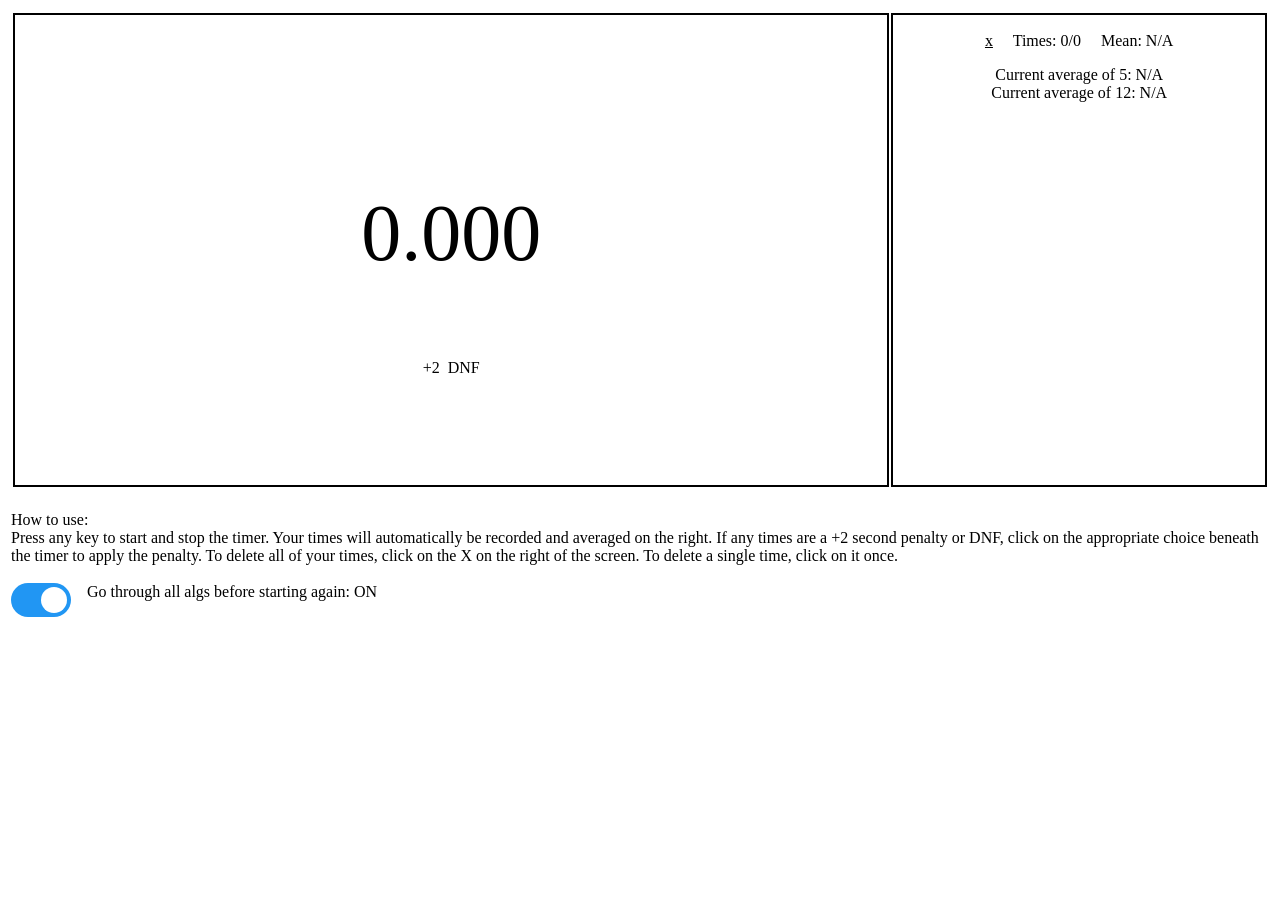
<file: pages/misc/generic-trainer/index.html>
<!DOCTYPE html>
<html>
	<head>
		<title>Generic Trainer</title>
		
		<link rel="stylesheet" type="text/css" href="switch.css">

		<!--CODE ADAPTED FROM https://productforums.google.com/forum/#!topic/docs/RMKFBdfd3t4-->
		<script type="text/javascript" src="https://www.google.com/jsapi"></script>
		<script type="text/javascript">
			var cases = [];
			var names = [];
			var available_cases = [];
			var available_names = [];
			var data;
			var eachOneOnce = true;

			google.load("visualization", "1", {packages:["corechart"]});
			google.setOnLoadCallback(drawSheetName);

			function drawSheetName() {
				//Selects the columns to be extracted
				var queryString = encodeURIComponent('SELECT A, B, C, F');

				//Change headers=1 to headers=0 to include the first row
				var query = new google.visualization.Query('https://docs.google.com/spreadsheets/d/1GHtxBQm0rhEvudDzG4Z3noZOJb9eikcaMhNXS8ALWIg/gviz/tq?gid=0&headers=1&tq=' + queryString); 
				query.send(handleResponse);
			}

			function handleResponse(response) {
				data = response.getDataTable();
				
				var count = data.getValue(0,3);

				for(var i = 0; i < count; i++) {
					if (data.getValue(i,0) == "Y") {
						names.push(data.getValue(i,1));
						cases.push(data.getValue(i,2));
						available_names.push(data.getValue(i,1));
						available_cases.push(data.getValue(i,2));
					}
				}
				
				randomCase();
			}
			
			var startTime = 0;
			
			var flip = ["flip ",""];
			var auf = ["U","U'","U2", ""];
			var adf = ["D","D'","D2", ""];
			
			var times = [];
			var scrambles = [];
			
			function randomCase() {
				if (eachOneOnce) {
					var rand = Math.floor(Math.random() * available_cases.length);
					
					var returnValue = flip[Math.floor(Math.random() * flip.length)] + auf[Math.floor(Math.random() * auf.length)] + " " + adf[Math.floor(Math.random() * adf.length)] + " " + 
						available_cases[rand] + " " + auf[Math.floor(Math.random() * auf.length)] + " " + adf[Math.floor(Math.random() * adf.length)];
					document.getElementById("setUp").innerHTML = "Scramble: " + returnValue;
					scrambles.push(available_names[rand]);
					available_names.splice(rand, 1);
					available_cases.splice(rand, 1);
					if (available_cases.length == 0) {
						available_cases = cases.slice();
						available_names = names.slice();
					}
				} else {
					var rand = Math.floor(Math.random() * cases.length);
					
					var returnValue = flip[Math.floor(Math.random() * flip.length)] + auf[Math.floor(Math.random() * auf.length)] + " " + adf[Math.floor(Math.random() * adf.length)] + " " + 
						cases[rand] + " " + auf[Math.floor(Math.random() * auf.length)] + " " + adf[Math.floor(Math.random() * adf.length)];
					document.getElementById("setUp").innerHTML = "Scramble: " + returnValue;
					scrambles.push(names[rand]);
				}

			}

			var state = "idle"; // states can be "idle", "starting", "timing"
			var stopTime = Date.now();
			document.addEventListener("keydown",function(event){
				if (state == "idle" && Date.now() > stopTime + 500) {
					state = "starting";
					document.getElementById("timer").style.color = "green";
				} else if (state == "timing") {
					state = "idle";
					stopTimer();
					document.getElementById("plusTwo").innerHTML = "+2";
					document.getElementById("DNF").innerHTML = "DNF";
					plusTwoed = false;
					DNFed = false;
				}
			});
			
			document.addEventListener("keyup",function(event){
				if (state == "starting") {
					state = "timing";
					document.getElementById("timer").style.color = "black";
					startTimer();
				}
			});
			
			function startTimer() {
				startTime = Date.now();
				document.getElementById("timer").innerHTML = "running";
			}
			
			function stopTimer() {
				stopTime = Date.now();
				document.getElementById("timer").innerHTML = (stopTime - startTime) / 1000;
				
				times.push((stopTime - startTime) / 1000);
				printTimes(false);
				randomCase();
			}
			
			function printTimes(deleted) {
				var current = document.getElementById("times").innerHTML;
				if (!deleted) {
					document.getElementById("times").innerHTML = "<span id=\"a" + (times.length - 1) + "\" onclick=\"deleteTime(this)\"><br/>" + times[times.length - 1] + " - " + scrambles[scrambles.length - 1] + "</span>" + current;
				} else {
					document.getElementById("times").innerHTML = "";
					for (var i = 0; i < times.length; i++) {
						current = document.getElementById("times").innerHTML;
						document.getElementById("times").innerHTML = "<span id=\"a" + (i) + "\" onclick=\"deleteTime(this)\"><br/>" + times[i] + " - " + scrambles[i] + "</span>" + current;
					}
				}
				
				document.getElementById("info").innerHTML = "<a onclick=\"deleteAll()\" style=\"text-decoration:underline;\">x</a>&nbsp;&nbsp;&nbsp;&nbsp;&nbsp;Times: " + (times.length - countDNFs()) + "/" + times.length + "&nbsp;&nbsp;&nbsp;&nbsp;&nbsp;Mean: " + getMean();
				document.getElementById("avg").innerHTML = "Current average of 5: " + getAverage(5) + "<br/>Current average of 12: " + getAverage(12);
			}
			
			function deleteAll() {
				var response = confirm("This will delete all your times. Are you sure you want to proceed?");
				if (response) {
					document.getElementById("times").innerHTML = "";
					times = [];
					document.getElementById("info").innerHTML = "<a onclick=\"deleteAll()\" style=\"text-decoration:underline;\">x</a>&nbsp;&nbsp;&nbsp;&nbsp;&nbsp;Times: " + (times.length - countDNFs()) + "/" + times.length + "&nbsp;&nbsp;&nbsp;&nbsp;&nbsp;Mean: N/A";
				}			
			}
			
			function deleteTime(htmlElement) {
				if (confirm("This will delete the time you clicked on. Are you sure you want to proceed?")) {
					htmlElement.parentNode.removeChild(htmlElement);
					times.splice(Number(htmlElement.id.substr(1,2)),1);
					scrambles.splice(Number(htmlElement.id.substr(1,2)),1);
					printTimes(true);
				}
			}
			
			function getMean() {
				var sum = 0;
				var amount = 0;
				for (i = 0; i < times.length; i++) {
					if (times[i] < 999999999998) {
						sum = sum + times[i];
						amount = amount + 1;
					}
				}
				
				if (amount > 0) {
					return Math.round((sum / amount) * 1000) / 1000;
				}
				
				return "N/A";
			}
			
			function getAverage(amount) {
				if (times.length >= amount) {
					var max = 0;
					var min = times[times.length - 1];
					var sum = 0;
					
					for (i = 0; i < amount; i++) {
						if (times[times.length - 1 - i] > max) {
							max = times[times.length - 1 - i];
						} else if (times[times.length - 1 - i] < min) {
							min = times[times.length - 1 - i];
						}
						
						sum = sum + times[times.length - 1 - i];
					}
					
					sum = sum - min - max;
					
					var avg = Math.round((sum / (amount - 2)) * 1000) / 1000;
					
					if (avg < 99999999999) {
						return avg;
					}
					
					return "DNF";
				}
				
				return "N/A";
			}
			
			var plusTwoed = false;
			
			function plusTwo() {
				if (!plusTwoed && !DNFed) {
					var last = times.length - 1;
					times[last] = times[last] + 2.000;
					document.getElementById("a" + last).innerHTML = (Math.round(times[last] * 1000) / 1000) + "+ - " + scrambles[scrambles.length - 2];
					document.getElementById("plusTwo").innerHTML = "OK";
					plusTwoed = true;
				} else if (plusTwoed && !DNFed) {
					var last = times.length - 1;
					times[last] = times[last] - 2.000;
					document.getElementById("a" + last).innerHTML = (Math.round(times[last] * 1000) / 1000) + " - " + scrambles[scrambles.length - 2];
					document.getElementById("plusTwo").innerHTML = "+2";
					plusTwoed = false;
				}
				
				document.getElementById("info").innerHTML = "<a onclick=\"deleteAll()\" style=\"text-decoration:underline;\">x</a>&nbsp;&nbsp;&nbsp;&nbsp;&nbsp;Times: " + (times.length - countDNFs()) + "/" + times.length + "&nbsp;&nbsp;&nbsp;&nbsp;&nbsp;Mean: " + getMean();
			}
			
			var DNFed = false;
			
			function DNF() {
				if (!DNFed && !plusTwoed) {
					var last = times.length - 1;
					times[last] = times[last] + 999999999999.000;
					document.getElementById("a" + last).innerHTML = "DNF - " + scrambles[scrambles.length - 2];
					document.getElementById("DNF").innerHTML = "OK";
					DNFed = true;
				} else if (DNFed && !plusTwoed) {
					var last = times.length - 1;
					times[last] = times[last] - 999999999999.000;
					document.getElementById("a" + last).innerHTML = (Math.round(times[last] * 1000) / 1000) + " - " + scrambles[scrambles.length - 2];
					document.getElementById("DNF").innerHTML = "DNF";
					DNFed = false;
				}
				
				document.getElementById("info").innerHTML = "<a onclick=\"deleteAll()\" style=\"text-decoration:underline;\">x</a>&nbsp;&nbsp;&nbsp;&nbsp;&nbsp;Times: " + (times.length - countDNFs()) + "/" + times.length + "&nbsp;&nbsp;&nbsp;&nbsp;&nbsp;Mean: " + getMean();
				document.getElementById("avg").innerHTML = "Current average of 5: " + getAverage(5) + "<br/>Current average of 12: " + getAverage(12);
			}
			
			function countDNFs() {
				var count = 0;
			
				for (i = 0; i < times.length; i++) {
					if (times[i] >= 999999999999.000) {
						count = count + 1;
					}
				}
				
				return count;
			}
			
		</script>
		
	</head>
	
	<body id="body">
		<table class="d3">
			<tr class="d3">
				<td class="d3">
					
					<table style="width:100%;text-align:center;">
						<tr style="width:100%;">
							<td style="width:70%;border:2px solid black;">
								<p id="setUp"></p>
								<p id="timer" style="font-size:80px;">0.000</p>
								<p><a id="plusTwo" onclick="plusTwo()">+2</a>&nbsp;&nbsp;<a id="DNF" onclick="DNF()">DNF</a></p>
							</td>
							<td style="width:30%;border:2px solid black;">
								<p id="info"><a onclick="deleteAll()" style="text-decoration:underline;">x</a>&nbsp;&nbsp;&nbsp;&nbsp;&nbsp;Times: 0/0&nbsp;&nbsp;&nbsp;&nbsp;&nbsp;Mean: N/A</p>
								<p id="avg">Current average of 5: N/A<br/>Current average of 12: N/A</p>
								<p id="times" style="text-align:center;vertical-align:top;height:350px;overflow-y:auto;"></p>
							</td>
						</tr>
					</table>
				</td>
			</tr>
			<tr>
				<td>
					<br/>
					How to use:
					<br/>Press any key to start and stop the timer. Your times will automatically be recorded and averaged on the right. If any times are a +2 second penalty or DNF, click on the appropriate choice beneath the timer to apply the penalty. To delete all of your times, click on the X on the right of the screen. To delete a single time, click on it once.
					<br/><br/>

					<label class="switch">
						<input type="checkbox" id="switchbox" checked="checked">
						<span class="slider round"></span>
					</label>
					&nbsp;&nbsp;&nbsp;Go through all algs before starting again: <span id="checkvalue">ON</span>
				</td>
			</tr>
		</table>
	</body>

	<script>
		const switchbox = document.getElementById('switchbox');

		switchbox.addEventListener('change', (event) => {
			eachOneOnce = !eachOneOnce;
			var temp = document.getElementById("checkvalue").innerHTML;
			if (temp == "ON") {
				document.getElementById("checkvalue").innerHTML = "OFF";
				eachOneOnce = false;
			} else {
				document.getElementById("checkvalue").innerHTML = "ON";
				eachOneOnce = true;
			}
		});
	</script>

</html>
</file>
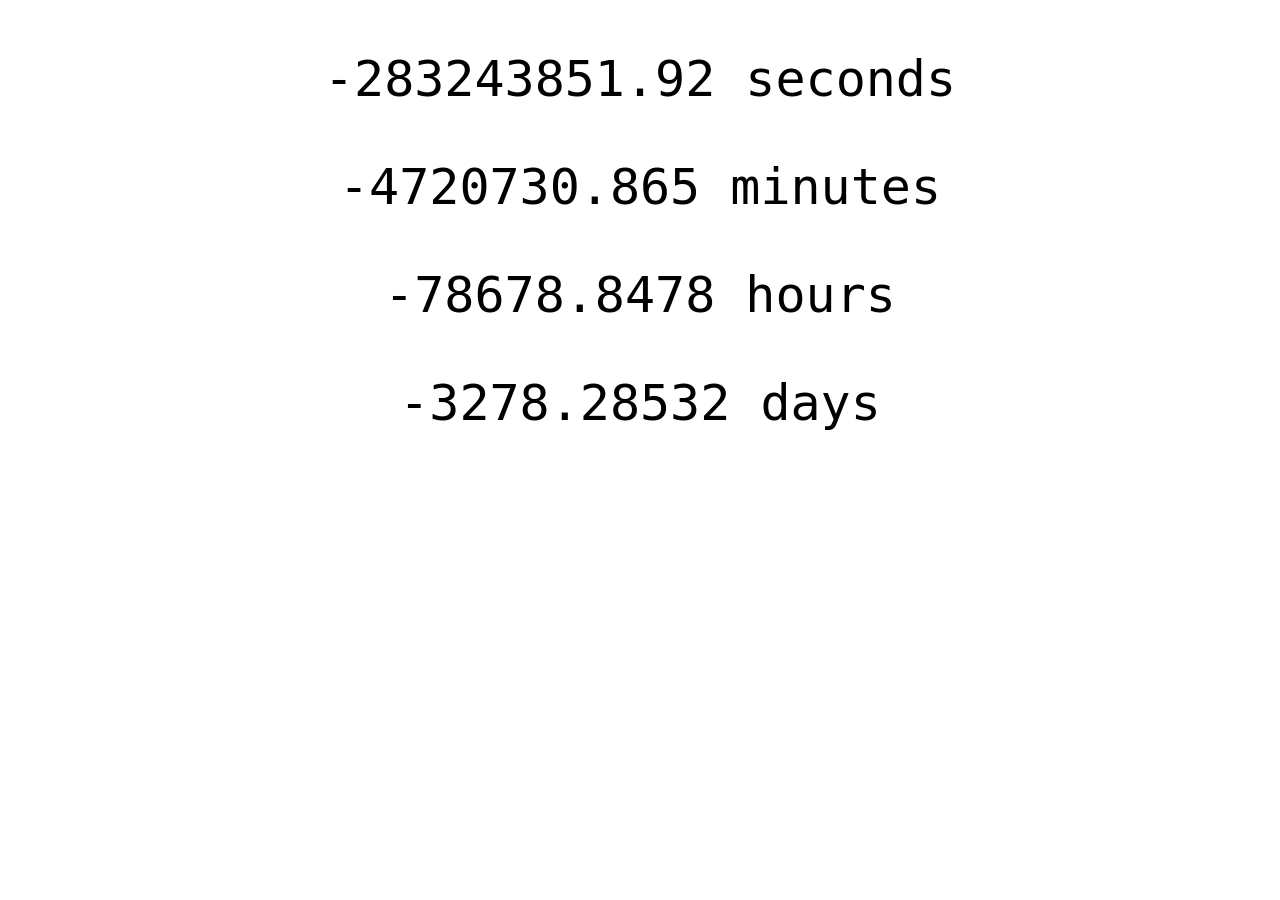
<file: pages/misc/secret/index.html>
<!DOCTYPE html>
<html>
	<head>
	</head>
	<body>
		<script>
			window.onload = function() {
				setInterval(check,1000/100); // 100FPS
			}
			
			function check() {
				var d = new Date();
				var currentTime = d.getTime() / 1000;
				var princetonTime = 1513195200;
				var timeLeft = princetonTime - currentTime;
				
				var secondsLeft = (Math.round(timeLeft * 100) / 100).toString();
				var minutesLeft = (Math.round(timeLeft / 60.0 * 1000) / 1000).toString();
				var hoursLeft = (Math.round(timeLeft / 3600.0 * 10000) / 10000).toString();
				var daysLeft = (Math.round(timeLeft / 86400.0 * 100000) / 100000).toString();
				
				while (secondsLeft.length < 9) {
					secondsLeft = secondsLeft + "0";
				} while (minutesLeft.length < 8) {
					minutesLeft = minutesLeft + "0";
				} while (hoursLeft.length < 7) {
					hoursLeft = hoursLeft + "0";
				} while (daysLeft.length < 7) {
					daysLeft = daysLeft + "0";
				}
				
				document.getElementById("seconds").innerHTML = secondsLeft + " seconds";
				document.getElementById("minutes").innerHTML = minutesLeft + " minutes";
				document.getElementById("hours").innerHTML = hoursLeft + " hours";
				document.getElementById("days").innerHTML = daysLeft + " days";
			}
		</script>
		
		<style>
			body {
				text-align:center;
			}
			
			#seconds, #minutes, #hours, #days {
				font-size:50px;
				font-family:monospace;
			}
		</style>
		
		<p id="seconds"></p>
		<p id="minutes"></p>
		<p id="hours"></p>
		<p id="days"></p>
	</body>
</html>
</file>
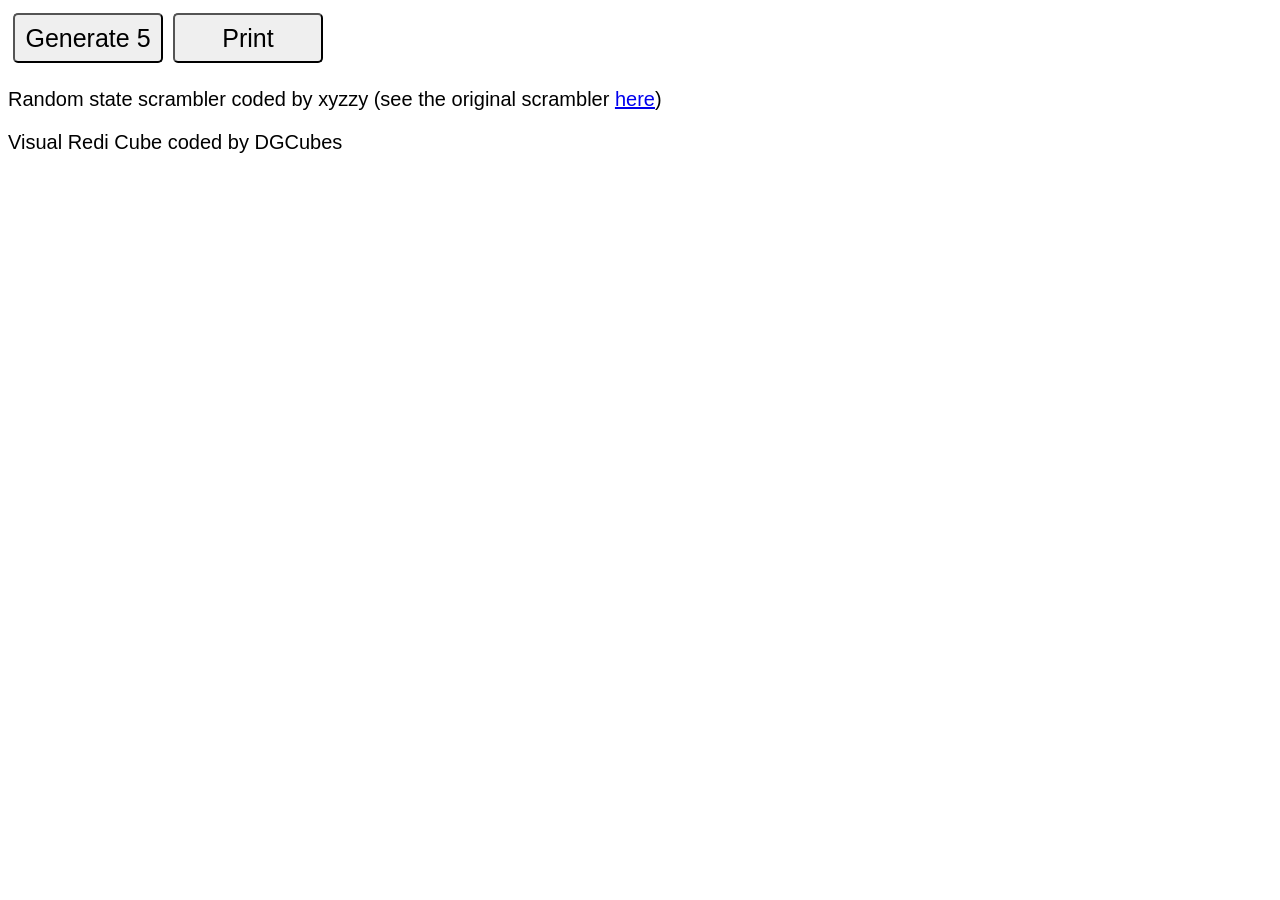
<file: pages/extras/redi/scrambler/index.html>
<!DOCTYPE html>
<html>
	<head>
		<title>Full Redi Cube Scramble Generator</title>
		
		<style>
			@media print {
				button, p {
					display:none
				}

				@page {
					margin: 0.5cm;
				}
			}
			
			button {
				width:150px;
				height:50px;
				border-radius:5px;
				font-size:25px;
				margin:5px;
			}
			
			button:hover {
				background-color:gray;
				cursor:pointer;
			}
		</style>
		
	</head>
	<body>
		<button onclick='fillderpmulti(5)'>Generate 5</button><button onclick='printPage()'>Print</button>
		
		<br/>
		
		<table id="scrambles">
		</table>
		
		<p style="font-family:Arial;font-size:20px;">Random state scrambler coded by xyzzy (see the original scrambler <a href="https://torchlight.github.io/rediscrambler.html" target="_blank">here</a>)</p>
		<p style="font-family:Arial;font-size:20px;">Visual Redi Cube coded by DGCubes</p>
		
		<script src='rediscrambler.js'></script>
		<script>
		
			function printPage() {
				window.print();
			}

			function fillderpmulti(n)
			{
				var html = '';
				
				for (j = 0; j < n; j++) {
					html += '<tr style="width:800px;height:175px;text-align:center;font-family:Arial;font-size:30px;"><td style="width:70px;border:2px solid black;">' + (j + 1) + '.</td><td id="s' + j + '" style="width:495px;padding-right:25px;border:2px solid black;"></td><td style="border:2px solid black;width:210px;height:175px;background-color:lightgray;"><canvas id="gc' + j + '" width="200" height="150"></canvas></td></tr>';
				}
				
				document.getElementById("scrambles").innerHTML = html;
				
				let s = [];
				for (i = 0; i < n; i++)
				{
					s.push(generate_scramble_sequence());
				}
				
				for (k = 0; k < n; k++) {
					resetSides();
					
					document.getElementById("s" + k).innerHTML = s[k];
					
					var canvas = document.getElementById("gc" + k);
					var ctx = canvas.getContext("2d");
					
					
					
					parseScramble(s[k], ctx);
				}
			}
			
			function resetSides() {
				sides = [	["U", ["white","white","white","white","white","white","white","white"], [300,400,500,300,500,300,400,500], [0,0,0,100,100,200,200,200]	],
							["F", ["green","green","green","green","green","green","green","green"], [300,400,500,300,500,300,400,500], [300,300,300,400,400,500,500,500]	],
							["R", ["red","red","red","red","red","red","red","red"], [600,700,800,600,800,600,700,800], [300,300,300,400,400,500,500,500]	],
							["B", ["blue","blue","blue","blue","blue","blue","blue","blue"], [900,1000,1100,900,1100,900,1000,1100], [300,300,300,400,400,500,500,500]	],
							["L", ["orange","orange","orange","orange","orange","orange","orange","orange"], [0,100,200,0,200,0,100,200], [300,300,300,400,400,500,500,500]	],
							["D", ["yellow","yellow","yellow","yellow","yellow","yellow","yellow","yellow"], [300,400,500,300,500,300,400,500], [600,600,600,700,700,800,800,800]	]	];
			}
			
			var sides = [	["U", ["white","white","white","white","white","white","white","white"], [300,400,500,300,500,300,400,500], [0,0,0,100,100,200,200,200]	],
							["F", ["green","green","green","green","green","green","green","green"], [300,400,500,300,500,300,400,500], [300,300,300,400,400,500,500,500]	],
							["R", ["red","red","red","red","red","red","red","red"], [600,700,800,600,800,600,700,800], [300,300,300,400,400,500,500,500]	],
							["B", ["blue","blue","blue","blue","blue","blue","blue","blue"], [900,1000,1100,900,1100,900,1000,1100], [300,300,300,400,400,500,500,500]	],
							["L", ["orange","orange","orange","orange","orange","orange","orange","orange"], [0,100,200,0,200,0,100,200], [300,300,300,400,400,500,500,500]	],
							["D", ["yellow","yellow","yellow","yellow","yellow","yellow","yellow","yellow"], [300,400,500,300,500,300,400,500], [600,600,600,700,700,800,800,800]	]	];
							
			var scale = 6; // scale of the canvas; 1 is 1200x900, 2 is 600x450, etc.
		
			window.onload = function() {
				
			}		
			
			function drawRedi(ctx) {
				
				ctx.fillStyle = "lightgray";
				ctx.fillRect(0,0,1200/scale,900/scale);
				
				for (i = 0; i < 6; i++) {
					for (j = 0; j < 8; j++) {
						
						ctx.fillStyle = sides[i][1][j];
						ctx.strokeStyle = "black";
						ctx.fillRect(sides[i][2][j]/scale,sides[i][3][j]/scale,100/scale,100/scale);
						ctx.strokeRect(sides[i][2][j]/scale,sides[i][3][j]/scale,100/scale,100/scale);
					}
				}
				
				
			}
			
			function parseScramble(scramble, ctx) {
				scramble = scramble.split(" ");
				
				for (i = 0; i < scramble.length; i++) {
					
					var move = scramble[i];
				
					for (j = 0; j < move.length; j++) { // twice if prime
						switch(move.charAt(0)) {
							case "F":	F();
										break;
							case "R":	R();
										break;
							case "L":	L();
										break;
							case "B":	B();
										break;
							case "f":	f();
										break;
							case "r":	r();
										break;
							case "l":	l();
										break;
							case "b":	b();
										break;
							default:	break;
						}
					}
					
				}
				
				drawRedi(ctx);
				
				return scramble;
			}
			
			function genericTurn() {
				var U = [].concat(sides[0][1]);
				var F = [].concat(sides[1][1]);
				var R = [].concat(sides[2][1]);
				
				// Change U colors
				sides[0][1][4] = F[1];
				sides[0][1][6] = F[4];
				sides[0][1][7] = F[2];
				
				// Change F colors
				sides[1][1][1] = R[3];
				sides[1][1][4] = R[1];
				sides[1][1][2] = R[0];
				
				// Change R colors
				sides[2][1][3] = U[4];
				sides[2][1][1] = U[6];
				sides[2][1][0] = U[7];
			}
			
			function F() {
				genericTurn();
			}
			
			function R() {
				y();
				genericTurn();
				y();
				y();
				y();
			}
			
			function L() {
				y();
				y();
				y();
				genericTurn();
				y();
			}
			
			function B() {
				y();
				y();
				genericTurn();
				y();
				y();
			}
			
			function f() {
				x();
				x();
				y();
				genericTurn();
				y();
				y();
				y();
				x();
				x();
			}
			
			function r() {
				x();
				x();
				genericTurn();
				x();
				x();
			}
			
			function l() {
				x();
				x();
				y();
				y();
				genericTurn();
				y();
				y();
				x();
				x();
			}
			
			function b() {
				x();
				x();
				y();
				y();
				y();
				genericTurn();
				y();
				x();
				x();
			}
			
			function y() {
				var F = [].concat(sides[1][1]);
				var R = [].concat(sides[2][1]);
				var B = [].concat(sides[3][1]);
				var L = [].concat(sides[4][1]);
				var U = [].concat(sides[0][1]);
				var D = [].concat(sides[5][1]);
				
				sides[1][1] = R;
				sides[2][1] = B;
				sides[3][1] = L;
				sides[4][1] = F;
				
				sides[0][1][0] = U[5];
				sides[0][1][1] = U[3];
				sides[0][1][2] = U[0];
				sides[0][1][3] = U[6];
				sides[0][1][4] = U[1];
				sides[0][1][5] = U[7];
				sides[0][1][6] = U[4];
				sides[0][1][7] = U[2];
				
				sides[5][1][0] = D[2];
				sides[5][1][1] = D[4];
				sides[5][1][2] = D[7];
				sides[5][1][3] = D[1];
				sides[5][1][4] = D[6];
				sides[5][1][5] = D[0];
				sides[5][1][6] = D[3];
				sides[5][1][7] = D[5];
			}
			
			function x() {
				var F = [].concat(sides[1][1]);
				var R = [].concat(sides[2][1]);
				var B = [].concat(sides[3][1]);
				var L = [].concat(sides[4][1]);
				var U = [].concat(sides[0][1]);
				var D = [].concat(sides[5][1]);
				
				sides[0][1] = F;
				sides[1][1] = D;
				
				sides[5][1][0] = B[7];
				sides[5][1][1] = B[6];
				sides[5][1][2] = B[5];
				sides[5][1][3] = B[4];
				sides[5][1][4] = B[3];
				sides[5][1][5] = B[2];
				sides[5][1][6] = B[1];
				sides[5][1][7] = B[0];
				
				sides[3][1][0] = U[7];
				sides[3][1][1] = U[6];
				sides[3][1][2] = U[5];
				sides[3][1][3] = U[4];
				sides[3][1][4] = U[3];
				sides[3][1][5] = U[2];
				sides[3][1][6] = U[1];
				sides[3][1][7] = U[0];
				
				sides[2][1][0] = R[5];
				sides[2][1][1] = R[3];
				sides[2][1][2] = R[0];
				sides[2][1][3] = R[6];
				sides[2][1][4] = R[1];
				sides[2][1][5] = R[7];
				sides[2][1][6] = R[4];
				sides[2][1][7] = R[2];
				
				sides[4][1][0] = L[2];
				sides[4][1][1] = L[4];
				sides[4][1][2] = L[7];
				sides[4][1][3] = L[1];
				sides[4][1][4] = L[6];
				sides[4][1][5] = L[0];
				sides[4][1][6] = L[3];
				sides[4][1][7] = L[5];
			}
		</script>
	</body>
</html>
</file>
<file: pages/extras/fmc/fmc.css>
.navBar {
	background-color:rgba(173,216,230,0.4);
	width:100%;
	height:70px;
	font-family:Arial;
	font-size:30px;
	text-align:center;
	vertical-align:sub;
	padding:5px;
	list-style-type:none; /* Eliminates bullets */
}

body {
	text-align:center;
	width:99%;
}

h1, h2 {
	font-family:Arial;
	font-size:30px;
	text-align:center;
}

h2 {
	font-weight:normal;
}

p {
	font-size:18px;
	text-align:left;
	font-family:Arial;
	line-height:1.5;
}

#pre {
	font-size:16px;
	text-align:left;
	font-family:monospace;
}

table, thead, tr, td {
	border:1px solid black;
	font-family:Arial;
	font-size:18px;
}

td {
	padding:10px 20px 10px 20px;
}

li {
	line-height:1.75;
}

#alg {
	width:1000px;
	font-size:20px;
	text-align:center;
}

button {
	background-color:#C0D0E0;
	height:40px;
	width:100px;
	border-radius:10px;
    text-align:center;
    font-size:20px;	
}

.bigButton {
	width:300px;
}

.navItem {
	width:23%;
}

#specialNavItem {
	width:50%;
}

.navSpace {
	width:2%;
}

.navItem, #specialNavItem, .navSpace {
	float:left; /* Makes all items on one line */
	height:60px;
	vertical-align:middle;
}

.navItem, #specialNavItem {
	background-color:lightblue;
	transition:background-color 0.5s;
	border-radius:25px;
}

.navItem:hover, #specialNavItem:hover , button:hover{
	background-color:lightgray;
	cursor:pointer;
}

a {
	color:black;
	text-decoration:none;
}
</file>
<file: pages/misc/generic-trainer/switch.css>
/* The switch - the box around the slider */
.switch {
  position: relative;
  display: inline-block;
  width: 60px;
  height: 34px;
}

/* Hide default HTML checkbox */
.switch input {
  opacity: 0;
  width: 0;
  height: 0;
}

/* The slider */
.slider {
  position: absolute;
  cursor: pointer;
  top: 0;
  left: 0;
  right: 0;
  bottom: 0;
  background-color: #ccc;
  -webkit-transition: .4s;
  transition: .4s;
}

.slider:before {
  position: absolute;
  content: "";
  height: 26px;
  width: 26px;
  left: 4px;
  bottom: 4px;
  background-color: white;
  -webkit-transition: .4s;
  transition: .4s;
}

input:checked + .slider {
  background-color: #2196F3;
}

input:focus + .slider {
  box-shadow: 0 0 1px #2196F3;
}

input:checked + .slider:before {
  -webkit-transform: translateX(26px);
  -ms-transform: translateX(26px);
  transform: translateX(26px);
}

/* Rounded sliders */
.slider.round {
  border-radius: 34px;
}

.slider.round:before {
  border-radius: 50%;
}
</file>
